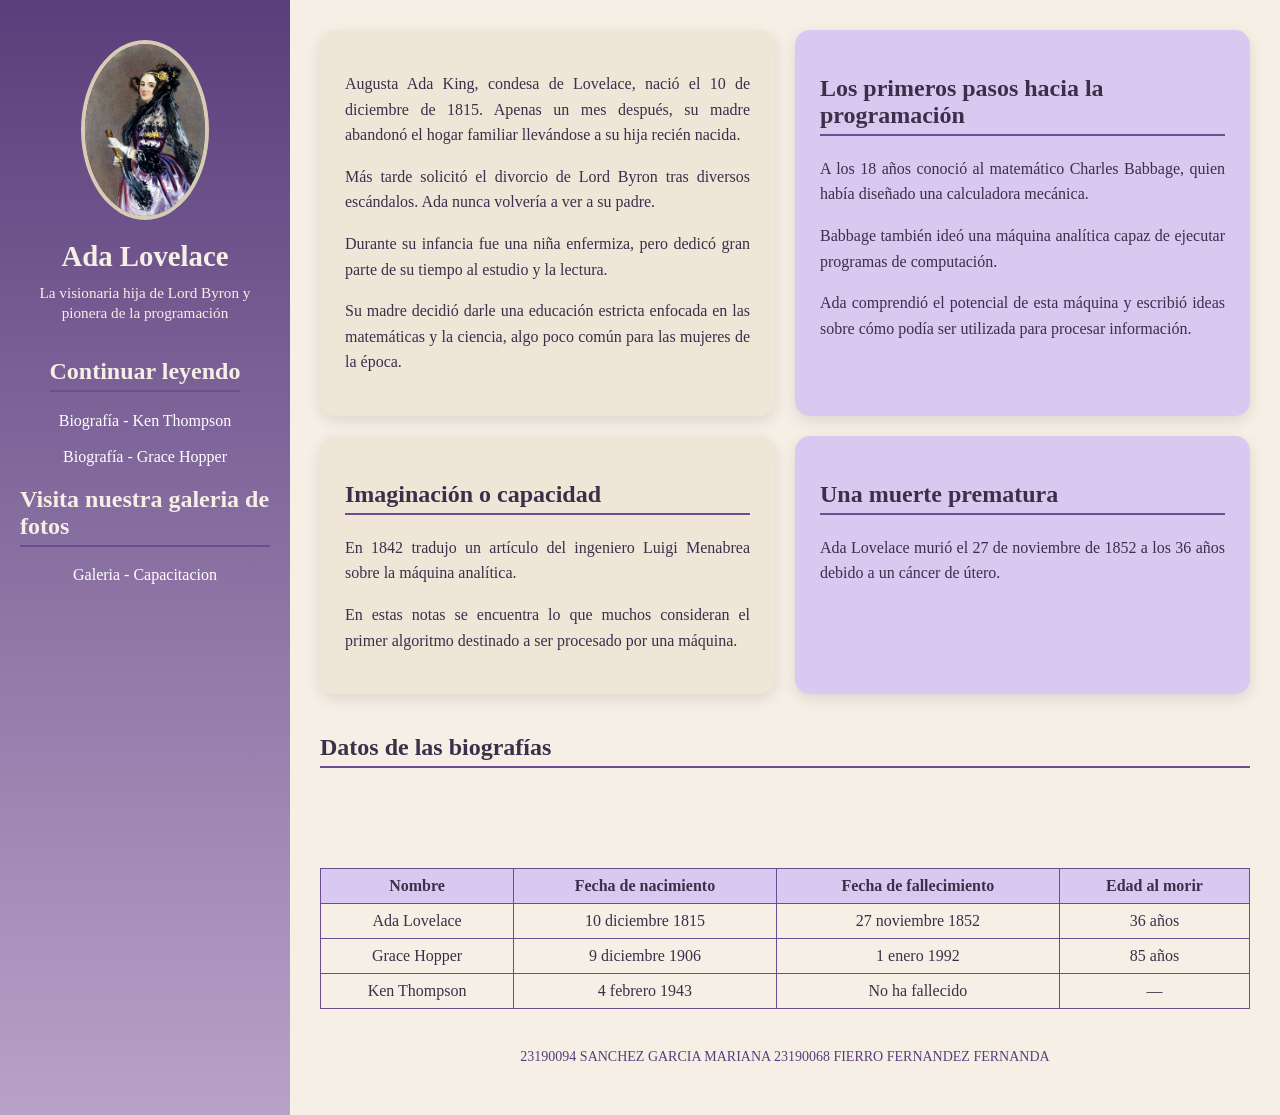
<file: index.html>
<!DOCTYPE html>
<html lang="es">
<head>
<meta charset="UTF-8">
<title>Ada Lovelace</title>

<link rel="stylesheet" href="estilos.css">

</head>

<body>

<div class="sidebar-header">
<img src="IMAGENES/adalovelace.jpg" alt="Ada Lovelace">
<h1>Ada Lovelace</h1>
<p>La visionaria hija de Lord Byron y pionera de la programación</p>

<h2>Continuar leyendo</h2>

<a href="kenthompson.html">Biografía - Ken Thompson</a><br>
<a href="gracehopper.html">Biografía - Grace Hopper</a>

<h2>Visita nuestra galeria de fotos</h2>
<a href="Galeria.html">Galeria - Capacitacion</a>


</div>

<main>

<div class="block">
<p>
Augusta Ada King, condesa de Lovelace, nació el 10 de diciembre de 1815. Apenas un mes después, su madre abandonó el hogar familiar llevándose a su hija recién nacida.
</p>
<p>
Más tarde solicitó el divorcio de Lord Byron tras diversos escándalos. Ada nunca volvería a ver a su padre.
</p>
<p>
Durante su infancia fue una niña enfermiza, pero dedicó gran parte de su tiempo al estudio y la lectura.
</p>
<p>
Su madre decidió darle una educación estricta enfocada en las matemáticas y la ciencia, algo poco común para las mujeres de la época.
</p>
</div>

<div class="block">
<h2>Los primeros pasos hacia la programación</h2>
<p>
A los 18 años conoció al matemático Charles Babbage, quien había diseñado una calculadora mecánica.
</p>
<p>
Babbage también ideó una máquina analítica capaz de ejecutar programas de computación.
</p>
<p>
Ada comprendió el potencial de esta máquina y escribió ideas sobre cómo podía ser utilizada para procesar información.
</p>
</div>

<div class="block">
<h2>Imaginación o capacidad</h2>
<p>
En 1842 tradujo un artículo del ingeniero Luigi Menabrea sobre la máquina analítica.
</p>
<p>
En estas notas se encuentra lo que muchos consideran el primer algoritmo destinado a ser procesado por una máquina.
</p>
</div>

<div class="block">
<h2>Una muerte prematura</h2>
<p>
Ada Lovelace murió el 27 de noviembre de 1852 a los 36 años debido a un cáncer de útero.
</p>
</div>

<h2>Datos de las biografías</h2>

<table>
<tr>
<th>Nombre</th>
<th>Fecha de nacimiento</th>
<th>Fecha de fallecimiento</th>
<th>Edad al morir</th>
</tr>

<tr>
<td>Ada Lovelace</td>
<td>10 diciembre 1815</td>
<td>27 noviembre 1852</td>
<td>36 años</td>
</tr>

<tr>
<td>Grace Hopper</td>
<td>9 diciembre 1906</td>
<td>1 enero 1992</td>
<td>85 años</td>
</tr>

<tr>
<td>Ken Thompson</td>
<td>4 febrero 1943</td>
<td>No ha fallecido</td>
<td>—</td>
</tr>

</table>


<footer>
23190094 SANCHEZ GARCIA MARIANA 23190068 FIERRO FERNANDEZ FERNANDA
</footer>

</main>

</body>
</html>
</file>
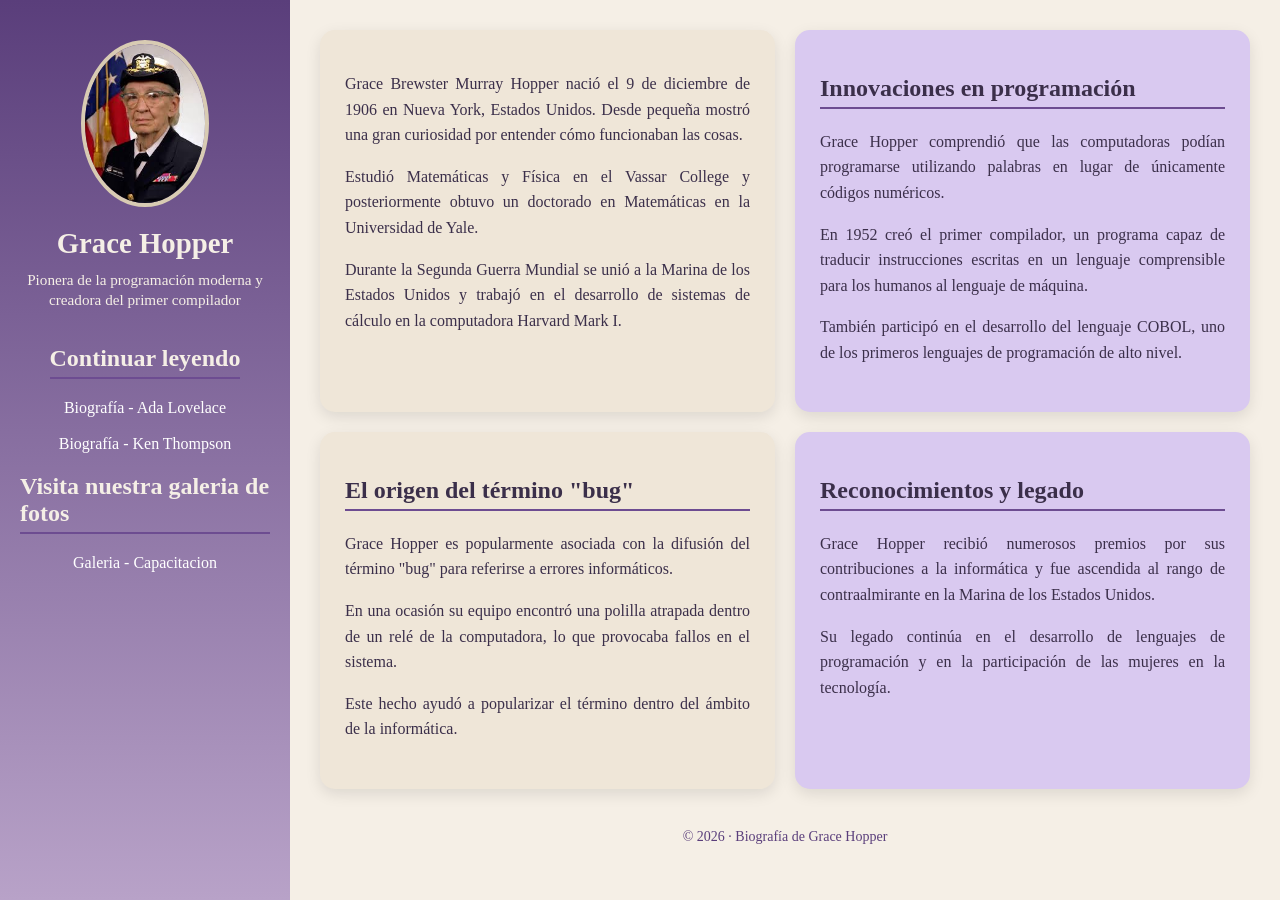
<file: gracehopper.html>
<!DOCTYPE html>
<html lang="es">
<head>
<meta charset="UTF-8">
<title>Grace Hopper</title>

<link rel="stylesheet" href="estilos.css">

</head>

<body>

<div class="sidebar-header">
<img src="IMAGENES/hopper.jpg" alt="Grace Hopper">
<h1>Grace Hopper</h1>
<p>Pionera de la programación moderna y creadora del primer compilador</p>

<h2>Continuar leyendo</h2>

<a href="index.html" target="_self">Biografía - Ada Lovelace</a><br>
<a href="kenthompson.html" target="_blank">Biografía - Ken Thompson</a>

<h2>Visita nuestra galeria de fotos</h2>
<a href="Galeria.html">Galeria - Capacitacion</a>

</div>

<main>

<div class="block">
<p>
Grace Brewster Murray Hopper nació el 9 de diciembre de 1906 en Nueva York, Estados Unidos. Desde pequeña mostró una gran curiosidad por entender cómo funcionaban las cosas.
</p>

<p>
Estudió Matemáticas y Física en el Vassar College y posteriormente obtuvo un doctorado en Matemáticas en la Universidad de Yale.
</p>

<p>
Durante la Segunda Guerra Mundial se unió a la Marina de los Estados Unidos y trabajó en el desarrollo de sistemas de cálculo en la computadora Harvard Mark I.
</p>
</div>

<div class="block">
<h2>Innovaciones en programación</h2>

<p>
Grace Hopper comprendió que las computadoras podían programarse utilizando palabras en lugar de únicamente códigos numéricos.
</p>

<p>
En 1952 creó el primer compilador, un programa capaz de traducir instrucciones escritas en un lenguaje comprensible para los humanos al lenguaje de máquina.
</p>

<p>
También participó en el desarrollo del lenguaje COBOL, uno de los primeros lenguajes de programación de alto nivel.
</p>
</div>

<div class="block">
<h2>El origen del término "bug"</h2>

<p>
Grace Hopper es popularmente asociada con la difusión del término "bug" para referirse a errores informáticos.
</p>

<p>
En una ocasión su equipo encontró una polilla atrapada dentro de un relé de la computadora, lo que provocaba fallos en el sistema.
</p>

<p>
Este hecho ayudó a popularizar el término dentro del ámbito de la informática.
</p>
</div>

<div class="block">
<h2>Reconocimientos y legado</h2>

<p>
Grace Hopper recibió numerosos premios por sus contribuciones a la informática y fue ascendida al rango de contraalmirante en la Marina de los Estados Unidos.
</p>

<p>
Su legado continúa en el desarrollo de lenguajes de programación y en la participación de las mujeres en la tecnología.
</p>
</div>

<footer>
© 2026 · Biografía de Grace Hopper
</footer>

</main>

</body>
</html>
</file>
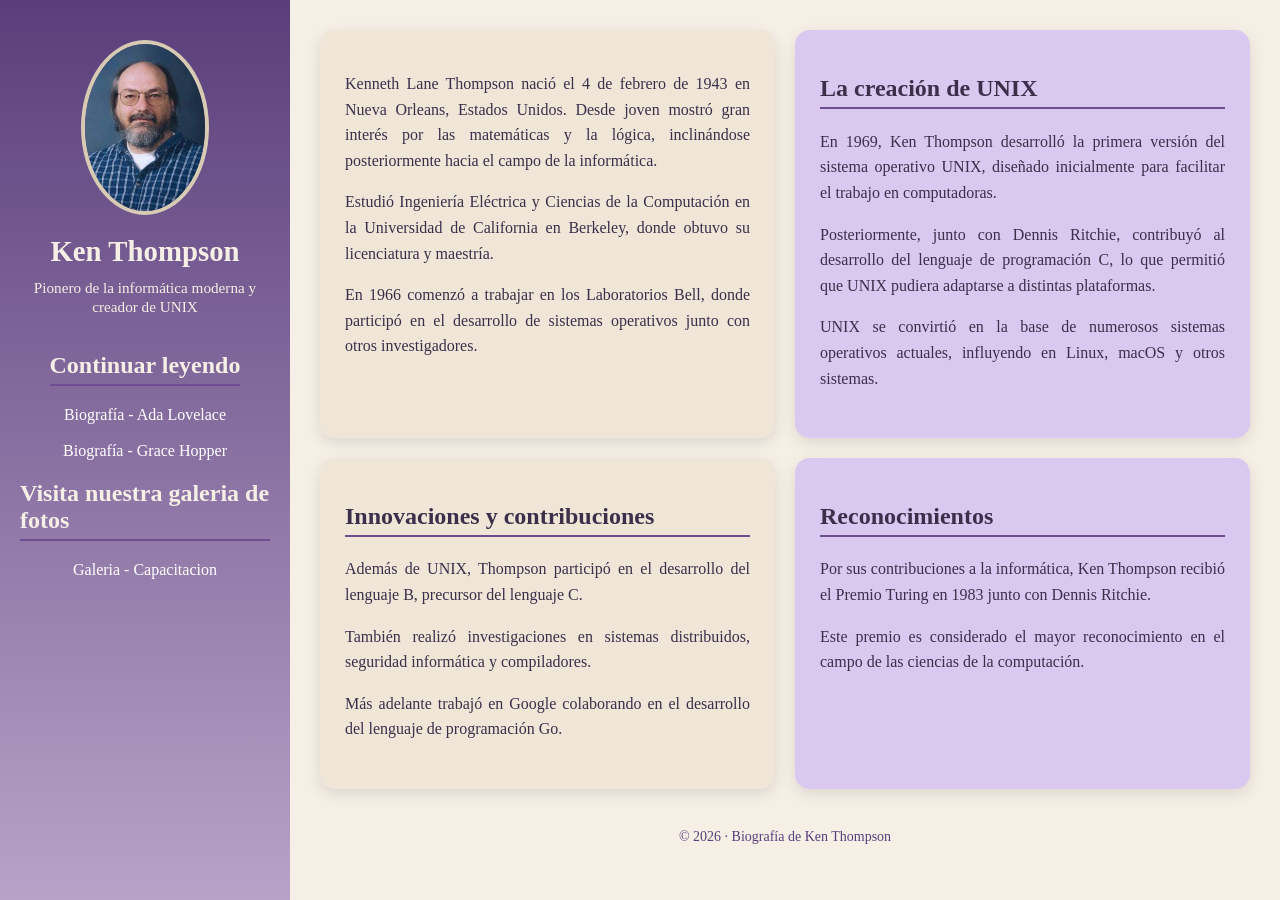
<file: kenthompson.html>
<!DOCTYPE html>
<html lang="es">
<head>
<meta charset="UTF-8">
<title>Ken Thompson</title>

<link rel="stylesheet" href="estilos.css">

</head>

<body>

<div class="sidebar-header">
<img src="IMAGENES/thompson.jpg" alt="Ken Thompson">
<h1>Ken Thompson</h1>
<p>Pionero de la informática moderna y creador de UNIX</p>

<h2>Continuar leyendo</h2>

<a href="index.html" target="_self">Biografía - Ada Lovelace</a><br>
<a href="gracehopper.html" target="_blank">Biografía - Grace Hopper</a>

<h2>Visita nuestra galeria de fotos</h2>
<a href="Galeria.html">Galeria - Capacitacion</a>

</div>

<main>

<div class="block">
<p>
Kenneth Lane Thompson nació el 4 de febrero de 1943 en Nueva Orleans, Estados Unidos. Desde joven mostró gran interés por las matemáticas y la lógica, inclinándose posteriormente hacia el campo de la informática.
</p>

<p>
Estudió Ingeniería Eléctrica y Ciencias de la Computación en la Universidad de California en Berkeley, donde obtuvo su licenciatura y maestría.
</p>

<p>
En 1966 comenzó a trabajar en los Laboratorios Bell, donde participó en el desarrollo de sistemas operativos junto con otros investigadores.
</p>
</div>

<div class="block">
<h2>La creación de UNIX</h2>

<p>
En 1969, Ken Thompson desarrolló la primera versión del sistema operativo UNIX, diseñado inicialmente para facilitar el trabajo en computadoras.
</p>

<p>
Posteriormente, junto con Dennis Ritchie, contribuyó al desarrollo del lenguaje de programación C, lo que permitió que UNIX pudiera adaptarse a distintas plataformas.
</p>

<p>
UNIX se convirtió en la base de numerosos sistemas operativos actuales, influyendo en Linux, macOS y otros sistemas.
</p>
</div>

<div class="block">
<h2>Innovaciones y contribuciones</h2>

<p>
Además de UNIX, Thompson participó en el desarrollo del lenguaje B, precursor del lenguaje C.
</p>

<p>
También realizó investigaciones en sistemas distribuidos, seguridad informática y compiladores.
</p>

<p>
Más adelante trabajó en Google colaborando en el desarrollo del lenguaje de programación Go.
</p>
</div>

<div class="block">
<h2>Reconocimientos</h2>

<p>
Por sus contribuciones a la informática, Ken Thompson recibió el Premio Turing en 1983 junto con Dennis Ritchie.
</p>

<p>
Este premio es considerado el mayor reconocimiento en el campo de las ciencias de la computación.
</p>
</div>

<footer>
© 2026 · Biografía de Ken Thompson
</footer>

</main>

</body>
</html>
</file>
<file: estilos.css>
body {
    margin:0;
    font-family:"Georgia", serif;
    background:#f5efe6; 
    color:#3b2f4a;
    display:flex;
    min-height:100vh;
}

.sidebar-header {
    width:250px;
    background:linear-gradient(#5a3e7b, #b8a2c8);
    color:#f5efe6;
    padding:40px 20px;
    display:flex;
    flex-direction:column;
    align-items:center;
}

.sidebar-header img {
    width:120px;
    border-radius:50%;
    border:4px solid #d8cbb3;
    margin-bottom:20px;
}

.sidebar-header h1 {
    font-size:1.8em;
    text-align:center;
    margin:0;
}

.sidebar-header p {
    font-size:0.95em;
    text-align:center;
    margin-top:10px;
    line-height:1.3;
}

main {
    flex:1;
    display:grid;
    grid-template-columns: repeat(auto-fit, minmax(300px, 1fr));
    gap:20px;
    padding:30px;
}

.block {
    background:#efe6d8;
    padding:25px;
    border-radius:15px;
    box-shadow:0 5px 15px rgba(0,0,0,0.1);
    transition: transform 0.3s;
}

.block:nth-child(even){
    background:#d9c9f0; 
    color:#3b2f4a;
}

.block:hover {
    transform: translateY(-5px);
}

.block img {
    display:block;
    margin:0 auto 15px auto;
    width:150px;
    border-radius:50%;
    border:3px solid #6d4c91;
}

h2 {
    border-bottom:2px solid #6d4c91;
    padding-bottom:5px;
    grid-column: 1 / -1;
}

p {
    line-height:1.6;
    text-align:justify;
}

a {
    color: #ffffff;
    text-decoration:none;
}

a:hover {
    text-decoration:underline;
}

footer {
    grid-column:1/-1;
    text-align:center;
    padding:20px;
    font-size:14px;
    color:#5a3e7b;
}
table{
width:100%;
border-collapse:collapse;
margin-top:60px;
grid-column: 1 / -1;
}

th, td{
border:1px solid #6d4c91;
padding:8px;
text-align:center;
}

th{
background:#d9c9f0;
}
</file>
